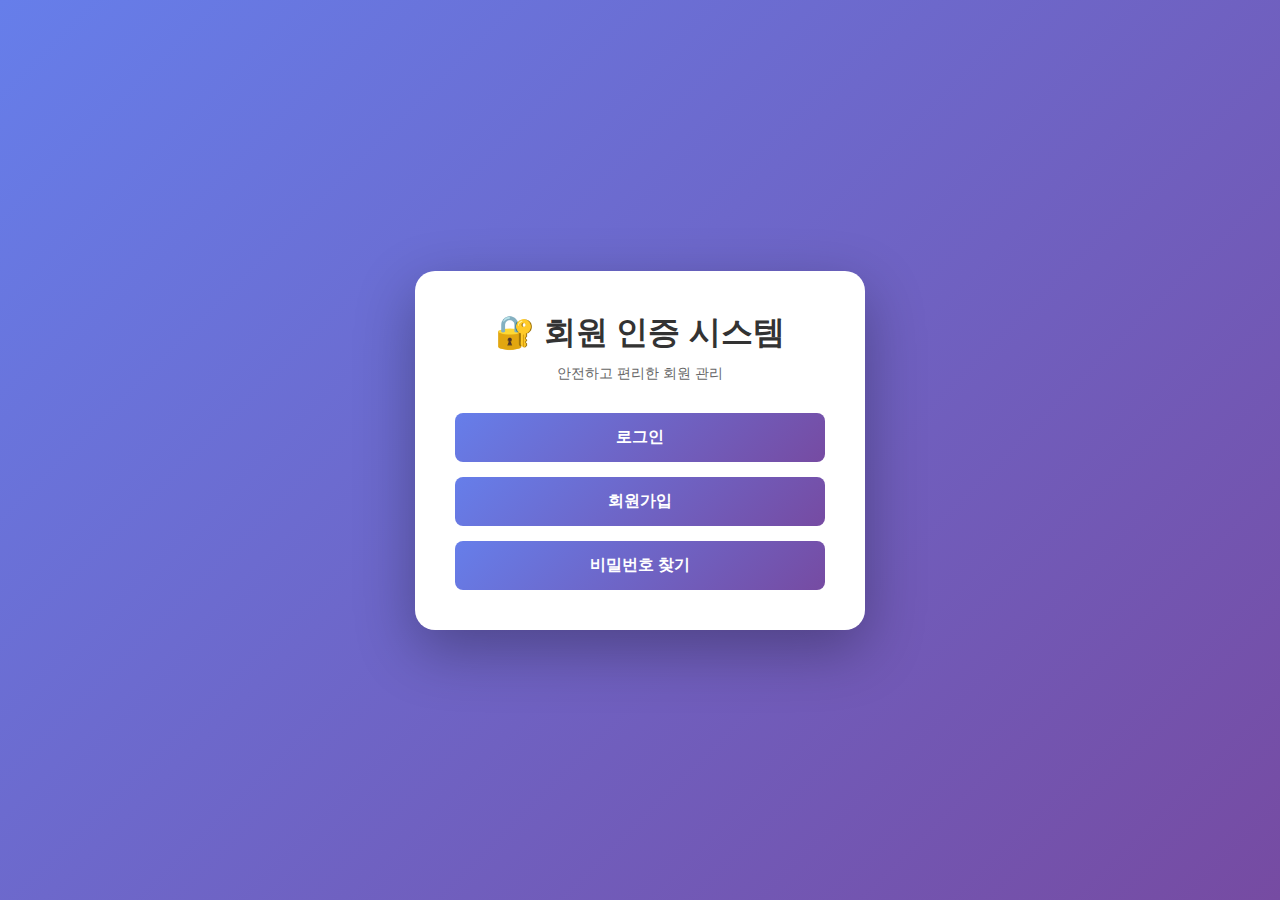
<file: index.html>
<!DOCTYPE html>
<html lang="ko">
<head>
    <meta charset="UTF-8">
    <meta name="viewport" content="width=device-width, initial-scale=1.0">
    <title>회원 인증 시스템 - 메인</title>
    <link rel="stylesheet" href="./css/common.css">
    <link rel="stylesheet" href="./css/index.css">
</head>
<body>
    <div class="container">
        <h1>🔐 회원 인증 시스템</h1>
        <p class="subtitle">안전하고 편리한 회원 관리</p>

        <a href="/MyPage/html/login.html" class="btn">로그인</a>
        <a href="/MyPage/html/signup.html" class="btn">회원가입</a>
        <a href="/MyPage/html/findpw.html" class="btn">비밀번호 찾기</a>
    </div>

    <script src="./js/index.js"></script>
</body>
</html>
</file>
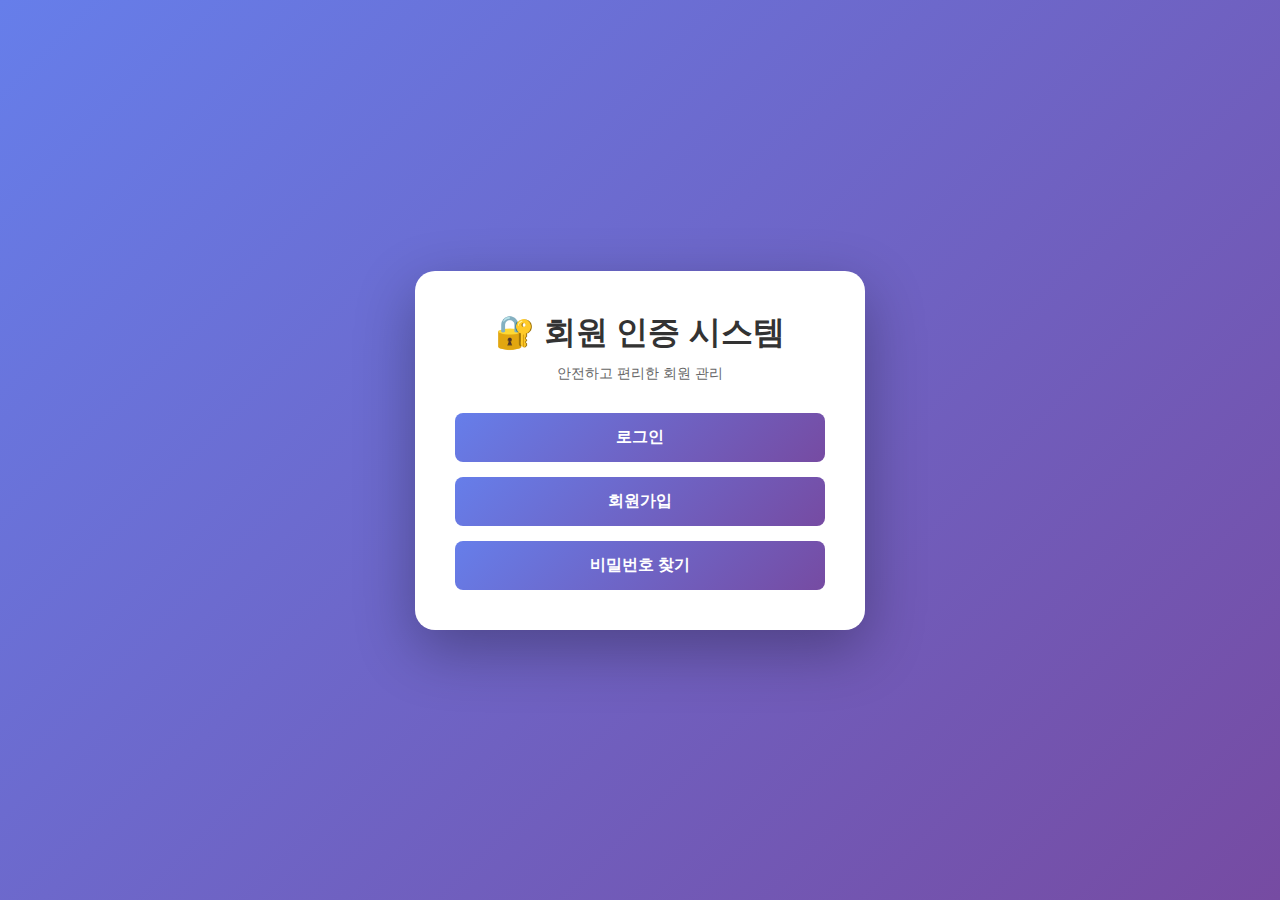
<file: MyPage/index.html>
<!DOCTYPE html>
<html lang="ko">
<head>
    <meta charset="UTF-8">
    <meta name="viewport" content="width=device-width, initial-scale=1.0">
    <title>회원 인증 시스템 - 메인</title>
    <link rel="stylesheet" href="./css/common.css">
    <link rel="stylesheet" href="./css/index.css">
</head>
<body>
    <div class="container">
        <h1>🔐 회원 인증 시스템</h1>
        <p class="subtitle">안전하고 편리한 회원 관리</p>

        <a href="login.html" class="btn">로그인</a>
        <a href="signup.html" class="btn">회원가입</a>
        <a href="findpw.html" class="btn">비밀번호 찾기</a>
    </div>

    <script src="./js/index.js"></script>
</body>
</html>
</file>
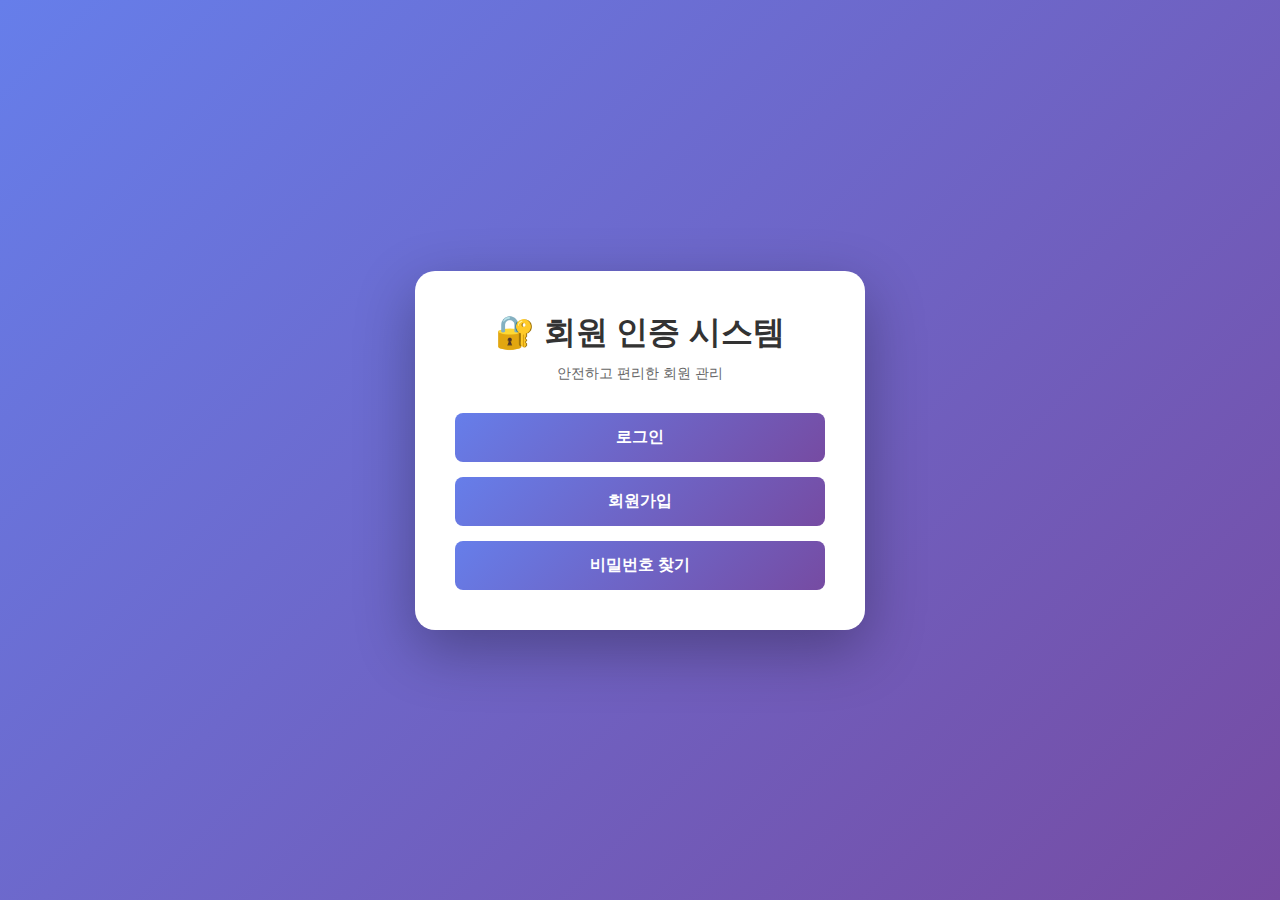
<file: MyPage/html/index.html>
<!DOCTYPE html>
<html lang="ko">
<head>
    <meta charset="UTF-8">
    <meta name="viewport" content="width=device-width, initial-scale=1.0">
    <title>회원 인증 시스템 - 메인</title>
    <link rel="stylesheet" href="../css/common.css">
    <link rel="stylesheet" href="../css/index.css">
</head>
<body>
    <div class="container">
        <h1>🔐 회원 인증 시스템</h1>
        <p class="subtitle">안전하고 편리한 회원 관리</p>

        <a href="login.html" class="btn">로그인</a>
        <a href="signup.html" class="btn">회원가입</a>
        <a href="findpw.html" class="btn">비밀번호 찾기</a>
    </div>

    <script src="../js/index.js"></script>
</body>
</html>
</file>
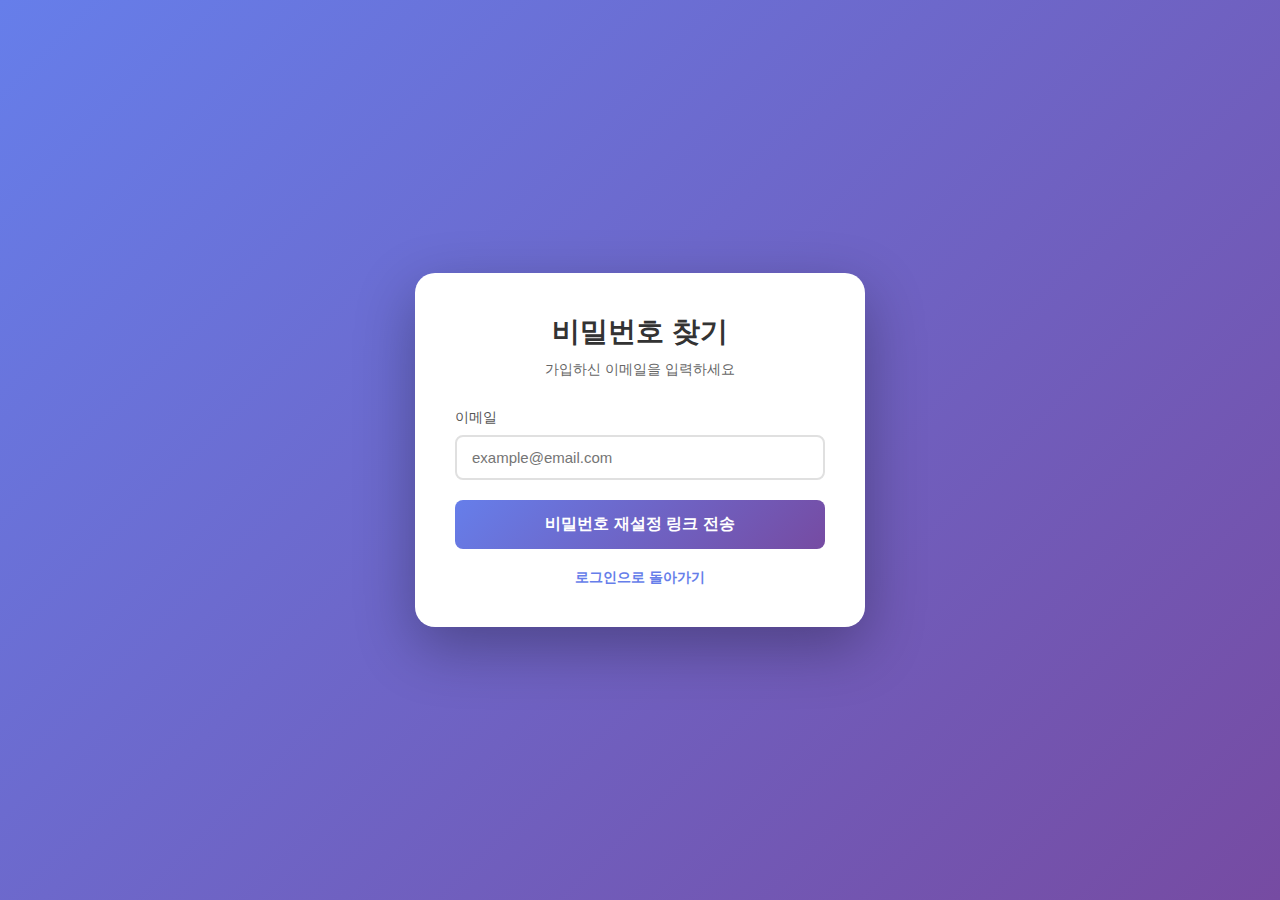
<file: html/findpw.html>
<!DOCTYPE html>
<html lang="ko">
<head>
    <meta charset="UTF-8">
    <meta name="viewport" content="width=device-width, initial-scale=1.0">
    <title>비밀번호 찾기</title>
    <link rel="stylesheet" href="../css/common.css">
    <link rel="stylesheet" href="../css/findpw.css">
</head>
<body>
    <div class="container">
        <h1>비밀번호 찾기</h1>
        <p class="subtitle">가입하신 이메일을 입력하세요</p>
        
        <form id="findpwForm">
            <div class="form-group">
                <label for="findpwEmail">이메일</label>
                <input type="email" id="findpwEmail" placeholder="example@email.com" required>
                <div class="error" id="findpwError"></div>
            </div>

            <button type="submit" class="btn">비밀번호 재설정 링크 전송</button>
        </form>

        <div class="link">
            <a href="login.html">로그인으로 돌아가기</a>
        </div>
    </div>

    <script src="../js/findpw.js"></script>
</body>
</html>
</file>
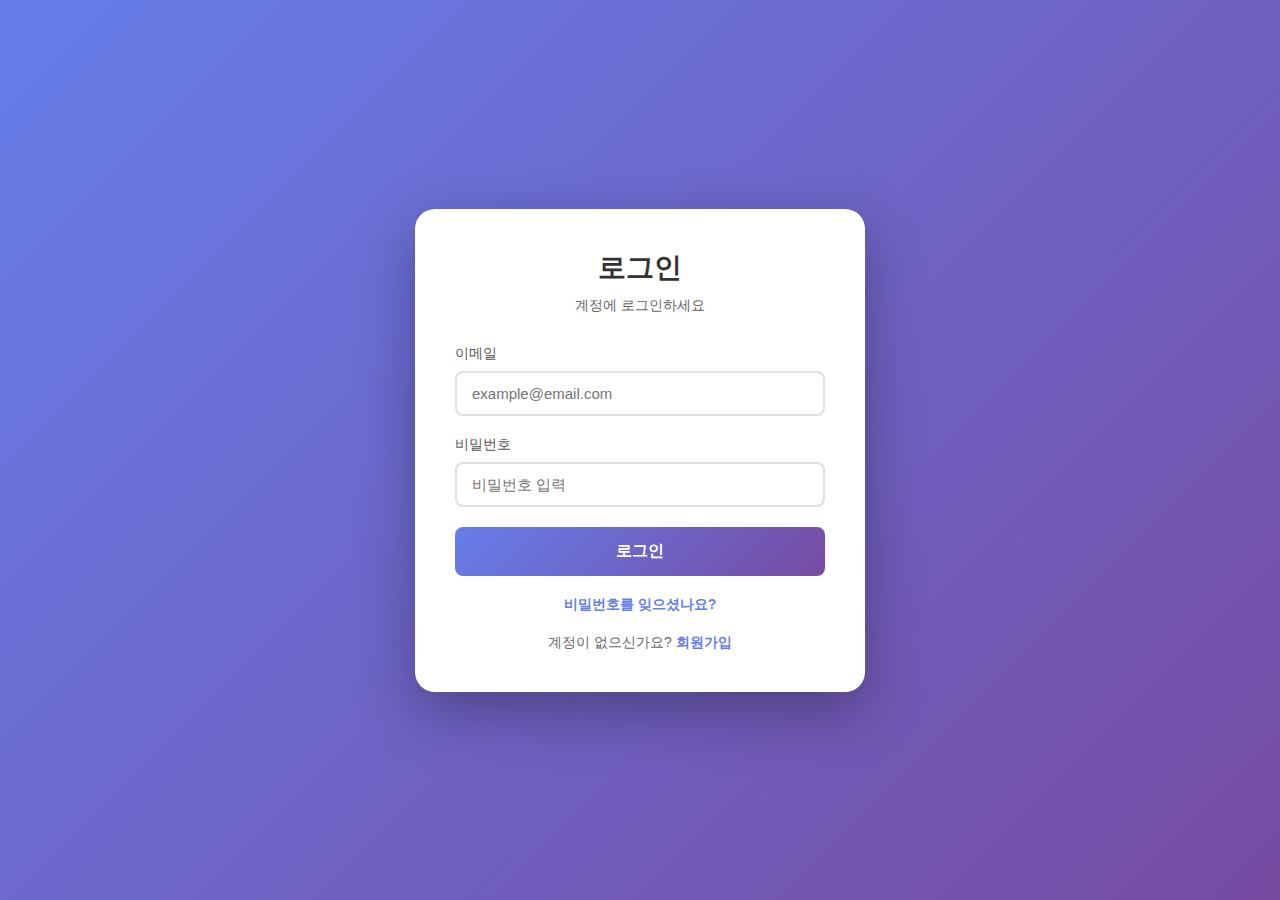
<file: html/login.html>
<!DOCTYPE html>
<html lang="ko">
<head>
    <meta charset="UTF-8">
    <meta name="viewport" content="width=device-width, initial-scale=1.0">
    <title>로그인</title>
    <link rel="stylesheet" href="../css/common.css">
    <link rel="stylesheet" href="../css/login.css">
</head>
<body>
    <div class="container">
        <h1>로그인</h1>
        <p class="subtitle">계정에 로그인하세요</p>
        
        <form id="loginForm">
            <div class="form-group">
                <label for="loginEmail">이메일</label>
                <input type="email" id="loginEmail" placeholder="example@email.com" required>
            </div>

            <div class="form-group">
                <label for="loginPassword">비밀번호</label>
                <input type="password" id="loginPassword" placeholder="비밀번호 입력" required>
            </div>

            <div class="error" id="loginError"></div>

            <button type="submit" class="btn">로그인</button>
        </form>

        <div class="link">
            <a href="findpw.html">비밀번호를 잊으셨나요?</a>
        </div>
        <div class="link">
            계정이 없으신가요? <a href="signup.html">회원가입</a>
        </div>
    </div>

    <script src="../js/login.js"></script>
</body>
</html>
</file>
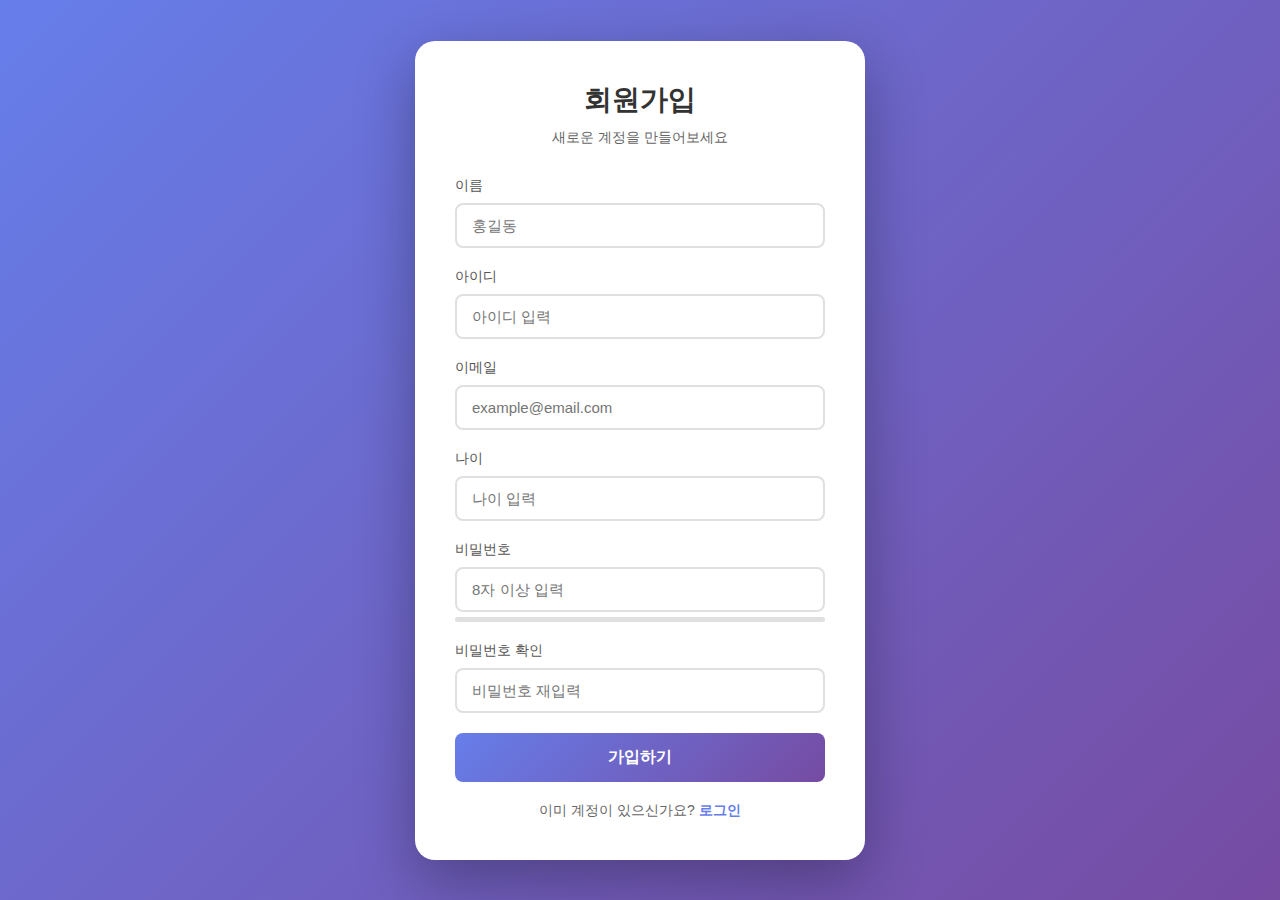
<file: html/signup.html>
<!DOCTYPE html>
<html lang="ko">
<head>
    <meta charset="UTF-8">
    <meta name="viewport" content="width=device-width, initial-scale=1.0">
    <title>회원가입</title>
    <link rel="stylesheet" href="../css/common.css">
    <link rel="stylesheet" href="../css/signup.css">
</head>
<body>
    <div class="container">
        <h1>회원가입</h1>
        <p class="subtitle">새로운 계정을 만들어보세요</p>
        
        <form id="signupForm">
            <div class="form-group">
                <label for="signupName">이름</label>
                <input type="text" id="signupName" placeholder="홍길동" required>
                <div class="error" id="nameError">이름을 입력해주세요</div>
            </div>

            <div class="form-group">
                <label for="signupId">아이디</label>
                <input type="text" id="signupId" placeholder="아이디 입력" required>
                <div class="error" id="idError">아이디를 입력해주세요</div>
            </div>

            <div class="form-group">
                <label for="signupEmail">이메일</label>
                <input type="email" id="signupEmail" placeholder="example@email.com" required>
                <div class="error" id="emailError">올바른 이메일을 입력해주세요</div>
            </div>

            <div class="form-group">
                <label for="signupAge">나이</label>
                <input type="number" id="signupAge" placeholder="나이 입력" required>
                <div class="error" id="ageError">나이를 입력해주세요</div>
            </div>

            <div class="form-group">
                <label for="signupPassword">비밀번호</label>
                <input type="password" id="signupPassword" placeholder="8자 이상 입력" required>
                <div class="password-strength">
                    <div class="password-strength-bar" id="strengthBar"></div>
                </div>
                <div class="strength-text" id="strengthText"></div>
                <div class="error" id="passwordError">비밀번호는 8자 이상이어야 합니다</div>
            </div>

            <div class="form-group">
                <label for="signupPasswordConfirm">비밀번호 확인</label>
                <input type="password" id="signupPasswordConfirm" placeholder="비밀번호 재입력" required>
                <div class="error" id="confirmError">비밀번호가 일치하지 않습니다</div>
            </div>

            <button type="submit" class="btn">가입하기</button>
        </form>

        <div class="link">
            이미 계정이 있으신가요? <a href="login.html">로그인</a>
        </div>
    </div>

    <script src="../js/signup.js"></script>
</body>
</html>
</file>
<file: css/common.css>
/* 공통 스타일 */
* {
    margin: 0;
    padding: 0;
    box-sizing: border-box;
}

body {
    font-family: 'Segoe UI', Tahoma, Geneva, Verdana, sans-serif;
    background: linear-gradient(135deg, #667eea 0%, #764ba2 100%);
    min-height: 100vh;
    display: flex;
    justify-content: center;
    align-items: center;
    padding: 20px;
}

.container {
    background: white;
    border-radius: 20px;
    box-shadow: 0 20px 60px rgba(0, 0, 0, 0.3);
    width: 100%;
    max-width: 450px;
    padding: 40px;
    animation: fadeIn 0.5s ease-in;
}

@keyframes fadeIn {
    from {
        opacity: 0;
        transform: translateY(20px);
    }
    to {
        opacity: 1;
        transform: translateY(0);
    }
}

h1 {
    color: #333;
    margin-bottom: 10px;
    font-size: 28px;
    text-align: center;
}

.subtitle {
    color: #666;
    text-align: center;
    margin-bottom: 30px;
    font-size: 14px;
}

.form-group {
    margin-bottom: 20px;
}

label {
    display: block;
    color: #555;
    margin-bottom: 8px;
    font-weight: 500;
    font-size: 14px;
}

input {
    width: 100%;
    padding: 12px 15px;
    border: 2px solid #e0e0e0;
    border-radius: 8px;
    font-size: 15px;
    transition: all 0.3s ease;
}

input:focus {
    outline: none;
    border-color: #667eea;
    box-shadow: 0 0 0 3px rgba(102, 126, 234, 0.1);
}

.btn {
    width: 100%;
    padding: 14px;
    background: linear-gradient(135deg, #667eea 0%, #764ba2 100%);
    color: white;
    border: none;
    border-radius: 8px;
    font-size: 16px;
    font-weight: 600;
    cursor: pointer;
    transition: transform 0.2s ease, box-shadow 0.2s ease;
    margin-top: 10px;
    text-decoration: none;
    display: block;
    text-align: center;
}

.btn:hover {
    transform: translateY(-2px);
    box-shadow: 0 5px 15px rgba(102, 126, 234, 0.4);
}

.btn:active {
    transform: translateY(0);
}

.link {
    text-align: center;
    margin-top: 20px;
    color: #666;
    font-size: 14px;
}

.link a {
    color: #667eea;
    text-decoration: none;
    font-weight: 600;
}

.link a:hover {
    text-decoration: underline;
}

.error {
    color: #e74c3c;
    font-size: 13px;
    margin-top: 5px;
    display: none;
    text-align: center;
}
</file>
<file: css/index.css>
/* index.html 전용 스타일 */
h1 {
    font-size: 32px;
}

.btn {
    margin-top: 15px;
}
</file>
<file: MyPage/css/common.css>
/* 공통 스타일 */
* {
    margin: 0;
    padding: 0;
    box-sizing: border-box;
}

body {
    font-family: 'Segoe UI', Tahoma, Geneva, Verdana, sans-serif;
    background: linear-gradient(135deg, #667eea 0%, #764ba2 100%);
    min-height: 100vh;
    display: flex;
    justify-content: center;
    align-items: center;
    padding: 20px;
}

.container {
    background: white;
    border-radius: 20px;
    box-shadow: 0 20px 60px rgba(0, 0, 0, 0.3);
    width: 100%;
    max-width: 450px;
    padding: 40px;
    animation: fadeIn 0.5s ease-in;
}

@keyframes fadeIn {
    from {
        opacity: 0;
        transform: translateY(20px);
    }
    to {
        opacity: 1;
        transform: translateY(0);
    }
}

h1 {
    color: #333;
    margin-bottom: 10px;
    font-size: 28px;
    text-align: center;
}

.subtitle {
    color: #666;
    text-align: center;
    margin-bottom: 30px;
    font-size: 14px;
}

.form-group {
    margin-bottom: 20px;
}

label {
    display: block;
    color: #555;
    margin-bottom: 8px;
    font-weight: 500;
    font-size: 14px;
}

input {
    width: 100%;
    padding: 12px 15px;
    border: 2px solid #e0e0e0;
    border-radius: 8px;
    font-size: 15px;
    transition: all 0.3s ease;
}

input:focus {
    outline: none;
    border-color: #667eea;
    box-shadow: 0 0 0 3px rgba(102, 126, 234, 0.1);
}

.btn {
    width: 100%;
    padding: 14px;
    background: linear-gradient(135deg, #667eea 0%, #764ba2 100%);
    color: white;
    border: none;
    border-radius: 8px;
    font-size: 16px;
    font-weight: 600;
    cursor: pointer;
    transition: transform 0.2s ease, box-shadow 0.2s ease;
    margin-top: 10px;
    text-decoration: none;
    display: block;
    text-align: center;
}

.btn:hover {
    transform: translateY(-2px);
    box-shadow: 0 5px 15px rgba(102, 126, 234, 0.4);
}

.btn:active {
    transform: translateY(0);
}

.link {
    text-align: center;
    margin-top: 20px;
    color: #666;
    font-size: 14px;
}

.link a {
    color: #667eea;
    text-decoration: none;
    font-weight: 600;
}

.link a:hover {
    text-decoration: underline;
}

.error {
    color: #e74c3c;
    font-size: 13px;
    margin-top: 5px;
    display: none;
    text-align: center;
}
</file>
<file: MyPage/css/index.css>
/* index.html 전용 스타일 */
h1 {
    font-size: 32px;
}

.btn {
    margin-top: 15px;
}
</file>
<file: css/findpw.css>
/* findpw.html 전용 스타일 */
#findpwError {
    text-align: left;
}
</file>
<file: css/login.css>
/* login.html 전용 스타일 */
#loginError {
    margin-bottom: 10px;
}
</file>
<file: css/signup.css>
/* signup.html 전용 스타일 */
.password-strength {
    height: 5px;
    background: #e0e0e0;
    border-radius: 5px;
    margin-top: 5px;
    overflow: hidden;
}

.password-strength-bar {
    height: 100%;
    transition: all 0.3s ease;
    border-radius: 5px;
    width: 0;
}

.strength-text {
    font-size: 12px;
    margin-top: 5px;
    color: #666;
}

.error {
    text-align: left;
}
</file>
